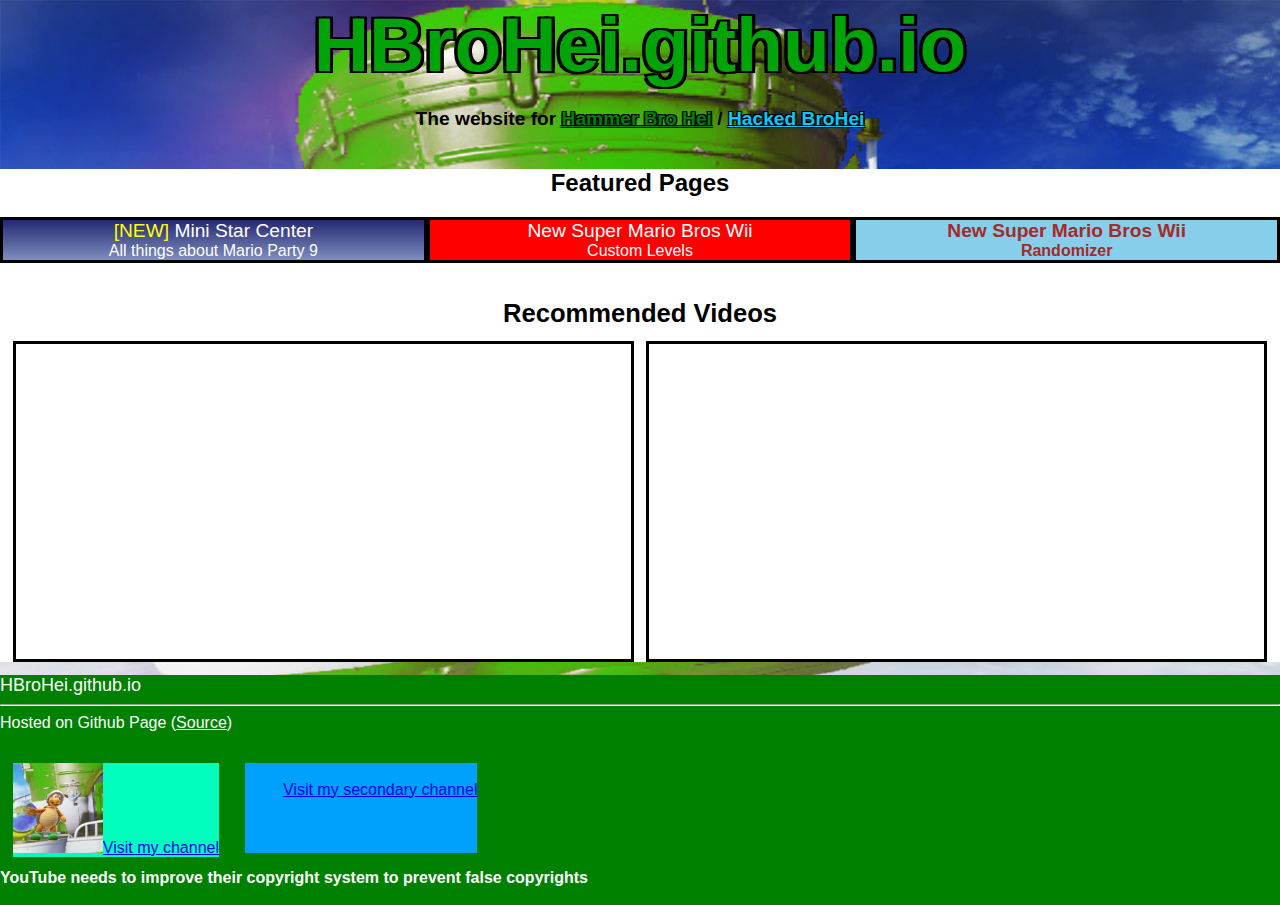
<file: index.html>
<html>
    <head>
        <meta charset="utf-8">
        <meta name="viewport" content="width=device-width, initial-scale=1.0">
        <meta name="google-site-verification" content="EUpk5PLeNfzzf4zpnkWOnUagJWtuH4xCDjip4MKfIaM" />
        <!--<meta http-equiv="refresh" content="0; url=MP9/index.html">-->
        <title>HammerBroHei</title>
    </head>
    <link rel="stylesheet" href="index.css">
    <body>
        <div style="text-align: center;">
            <br>
            <br>
            <h1 style="font-size:6vw; margin: 0px; padding:0px;" class="stroke_title">
                HBroHei.github.io
                <h3 style="font-size:1.5vw;">
                    The website for <a href="https://www.youtube.com/channel/UCAB-dMSrwRcsUKBoWkPCkEA" class="stroke_normal" style="color:green">Hammer Bro Hei</a> / 
                    <a href="https://www.youtube.com/channel/UCgqaFU1ff6axCEA5UkOt98A" class="stroke_normal" style="color:#00ccff">Hacked BroHei</a>
                </h3>
            </h1>
        </div>
        <br>
        <br>
        <div style="width: auto;">
            <div class="list_featured">
                <h2>Featured Pages</h2>
                <div class="list_featured_inner">
                    <div class="list_featured_td" style="background: linear-gradient(to bottom, #242873,#7e8ebd), url('https://hbrohei.github.io/MiniStarCenter/logo.png'); background-size: 50%;"><a style="color:white; display: block;" href="MiniStarCenter/index.html">
                        <span style="font-size: larger;"><span style="color:yellow">[NEW]</span> Mini Star Center</span><br>All things about Mario Party 9</a>
                    </div>
                    <div class="list_featured_td" style="background-color: red;"><a style="display: block; color:white" href="NSMBW/index.html" class="list_featured_a"><span style="font-size: larger;">New Super Mario Bros Wii</span><br>Custom Levels</a></div>
                    <div class="list_featured_td" style="background-color: skyblue;"><a style="display: block; color:brown; font-weight: bold;" href="NSMRWii/index.html" class="list_featured_a"><span style="font-size: larger;">New Super Mario Bros Wii</span><br>Randomizer</a></div>
                </div>
            </div>
        </div>
        <div style="text-align: center; background-color: white; font-size: medium;">
            <br>
            <br>
            <span style="font-size: 2vw; font-weight: bold;">Recommended Videos</h3>
            <div class="list_featured_inner" style="margin: 1vw;">
                <iframe class="list_featured_td" width="560" height="315" src="https://www.youtube-nocookie.com/embed/4X_NYXOhHwA" title="YouTube video player" frameborder="0" allow="accelerometer; autoplay; clipboard-write; encrypted-media; gyroscope; picture-in-picture" allowfullscreen></iframe>
                <div style="width:1vw"></div>
                <iframe class="list_featured_td" width="560" height="315" src="https://www.youtube-nocookie.com/embed/jo-Qr3vt4ZY" title="YouTube video player" frameborder="0" allow="accelerometer; autoplay; clipboard-write; encrypted-media; gyroscope; picture-in-picture" allowfullscreen></iframe>
            </div>
        </div>
        
            <!--<iframe src="bottom.html" style="border:none; height:40vh; width:100vw; min-width: fit-content; right:0; top:0; left:0; bottom: 0px;"></iframe>-->
        <div id="bottomNav" style="width: 100vw;">
            <script src="/Nav/bottom.js"></script>
        </div>
        
    </body>
</html>
</file>
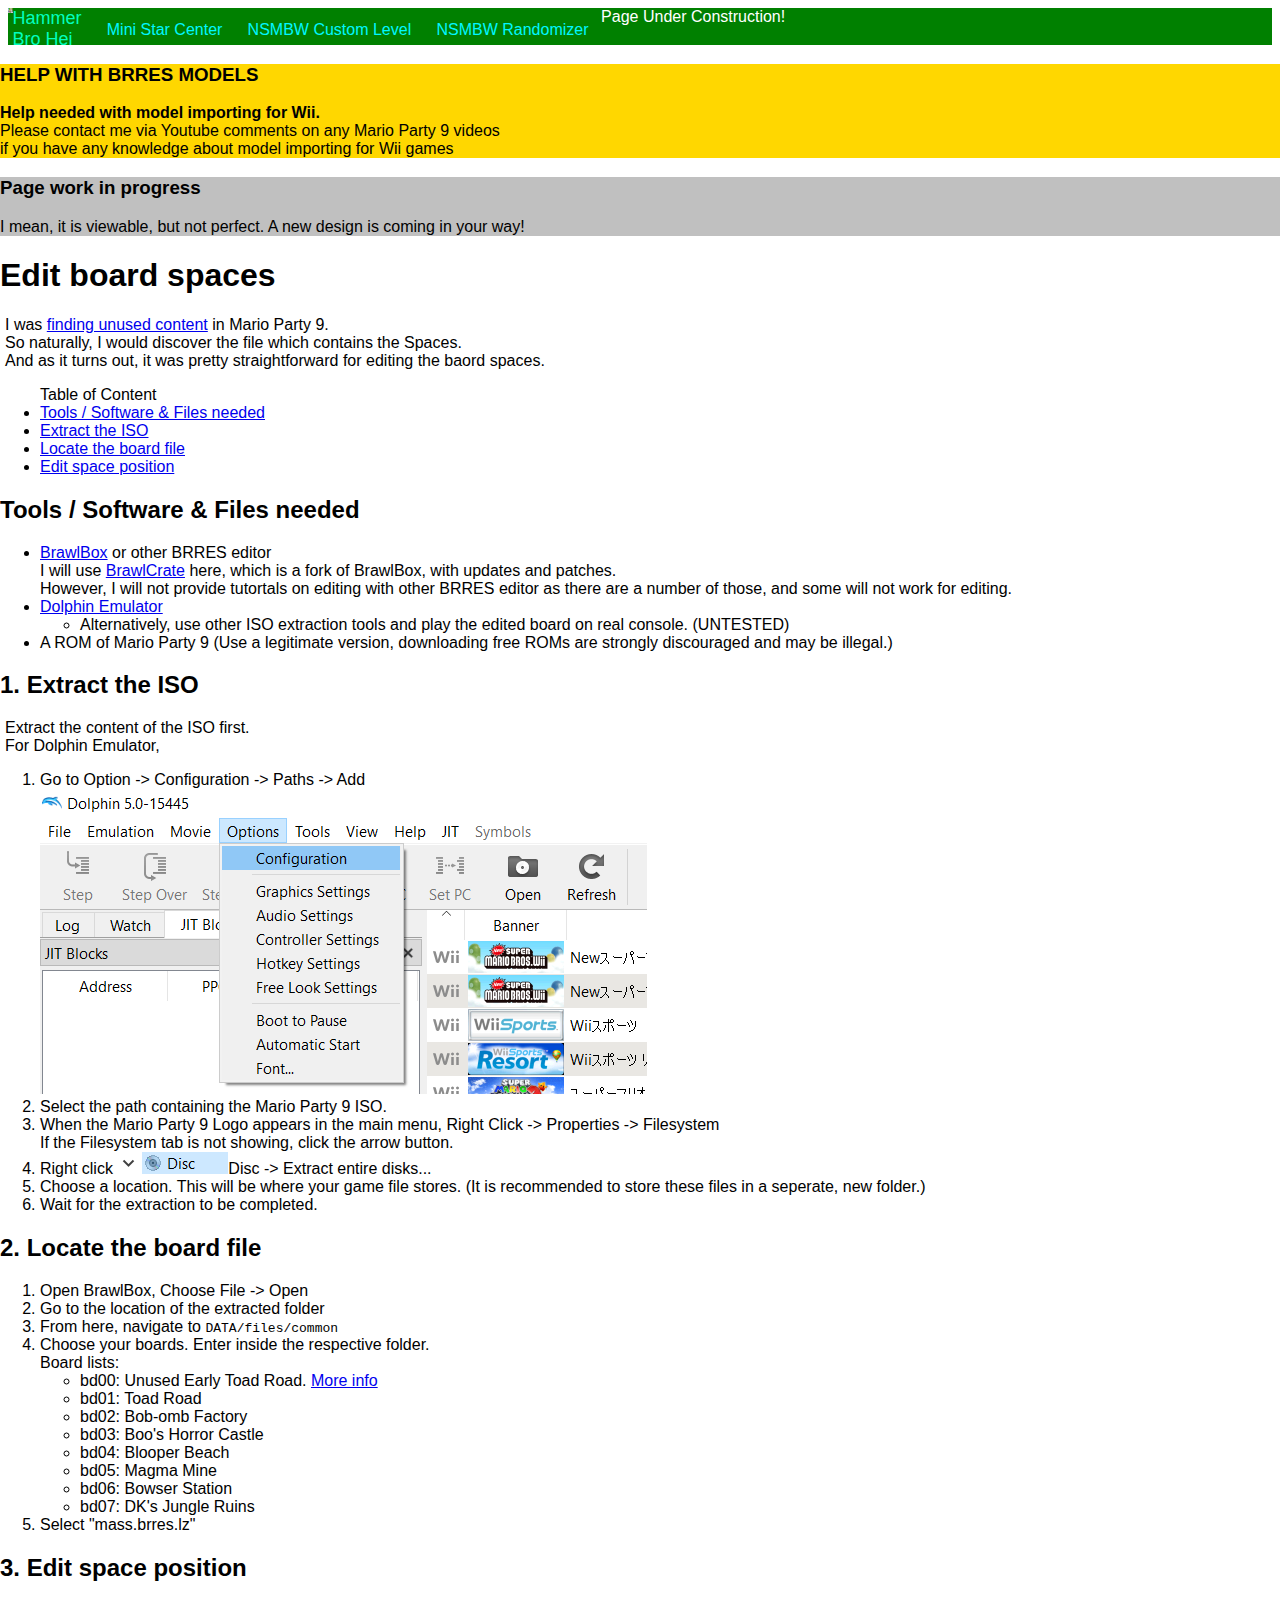
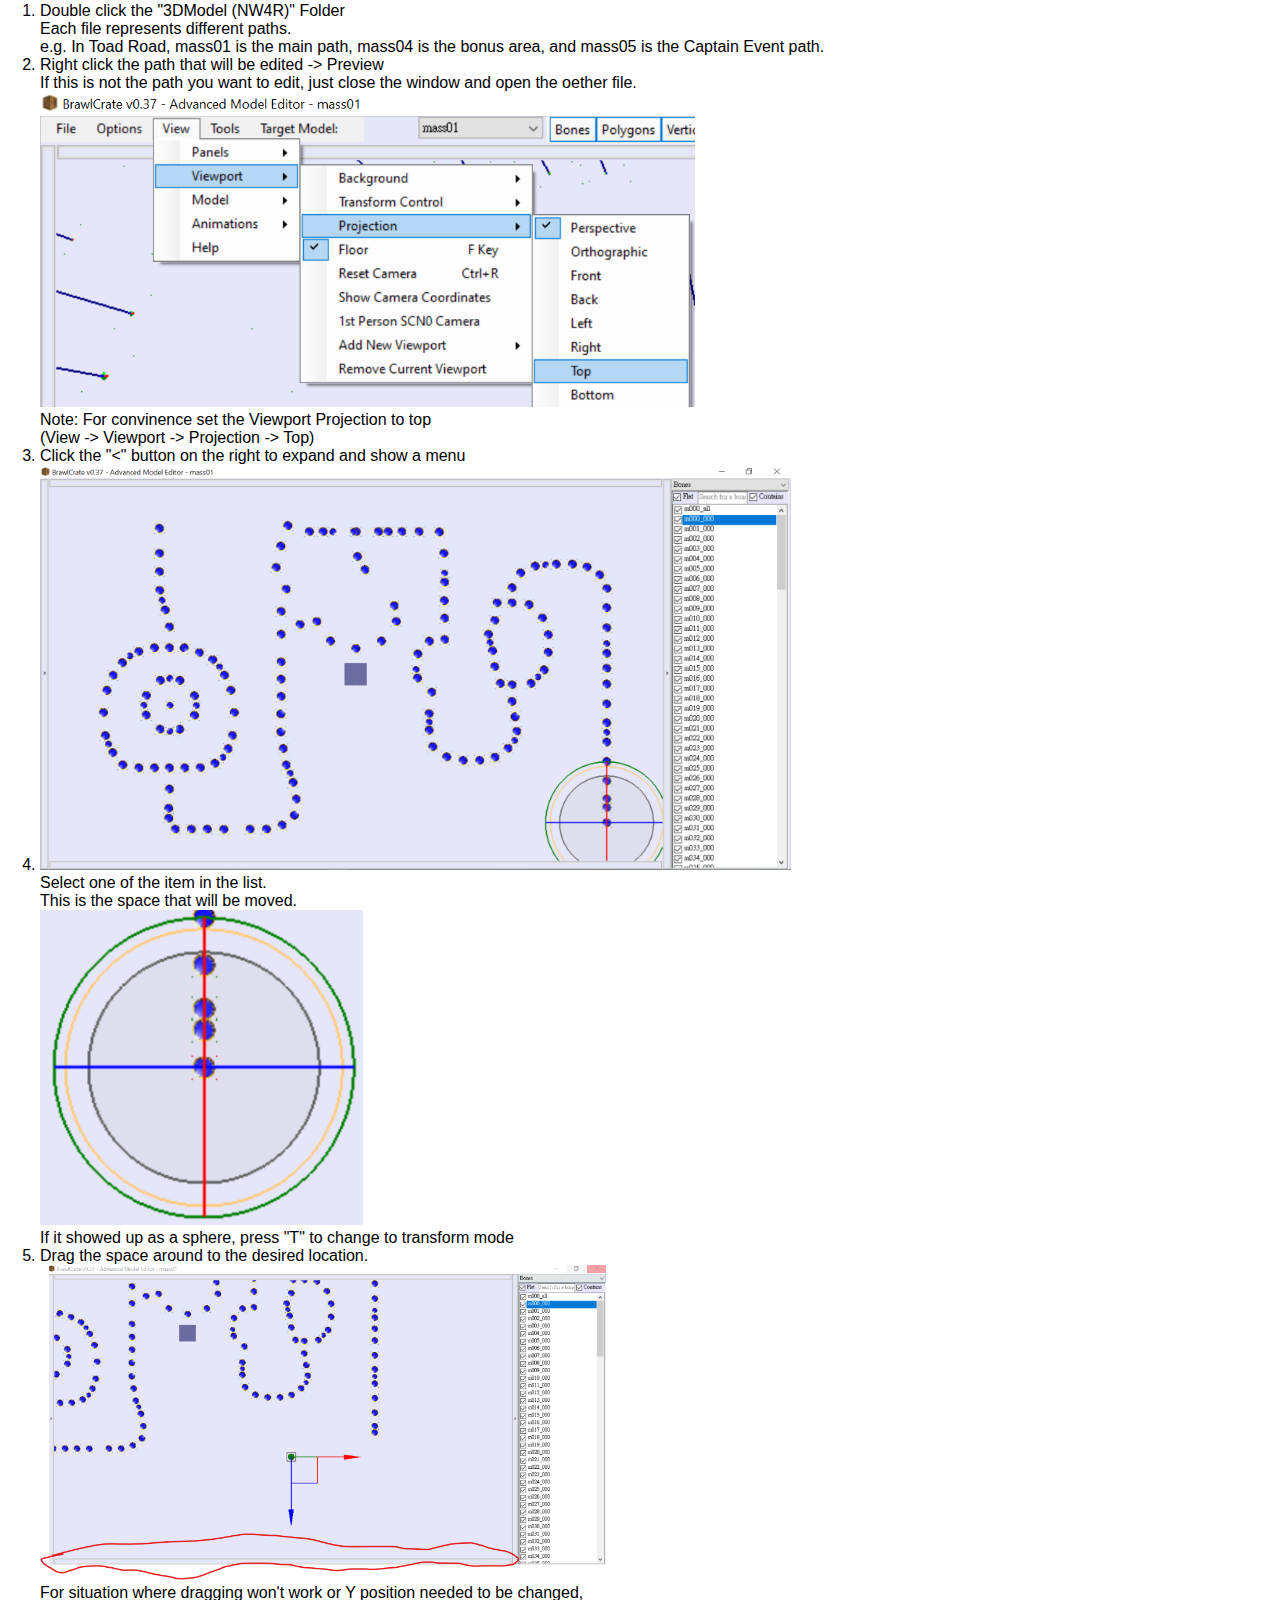
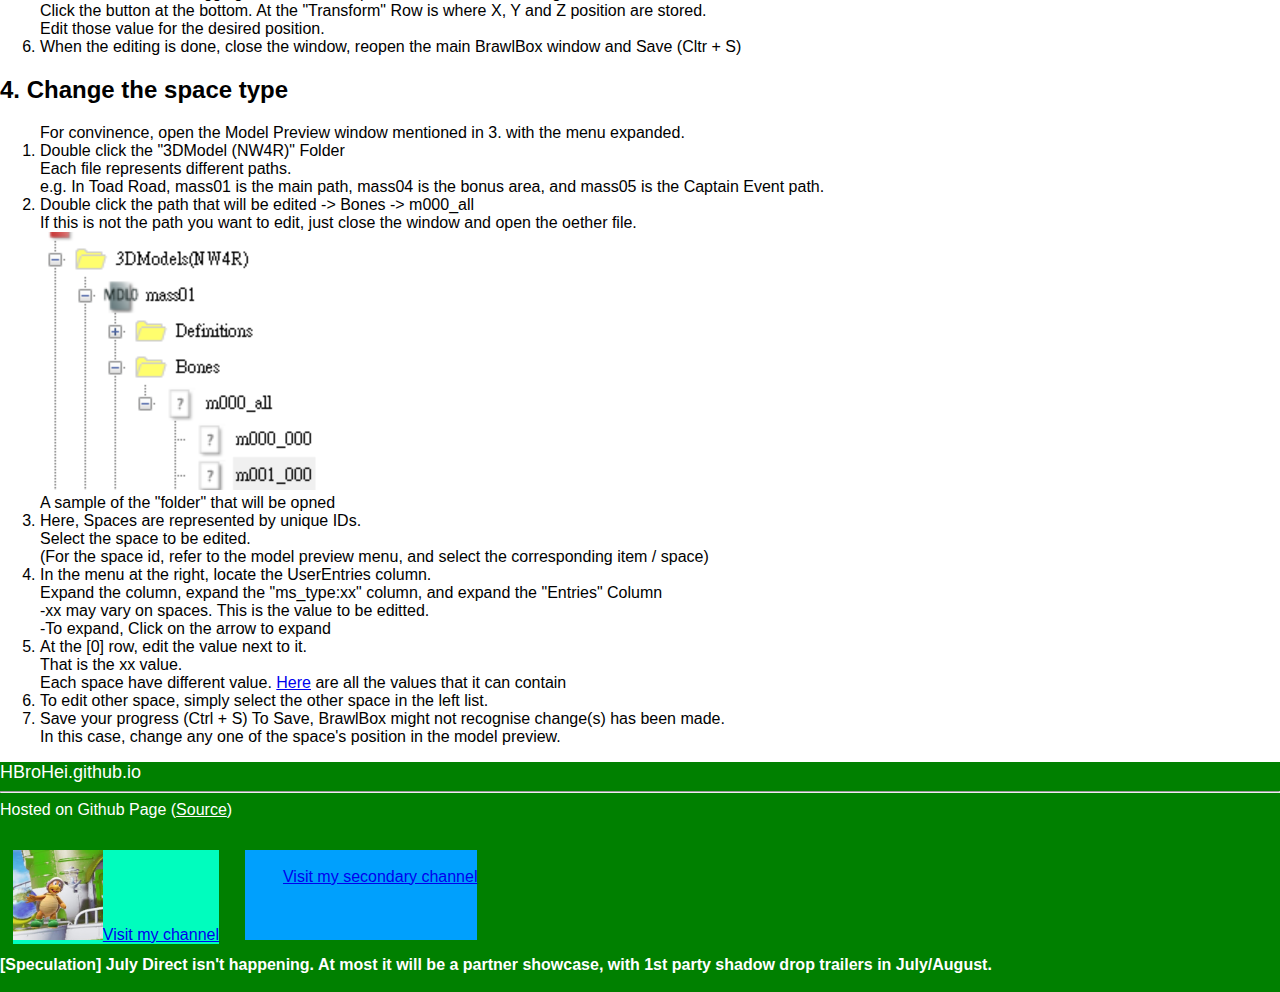
<file: MP9/index.html>
<!DOCTYPE html>
<html>
    <head>
        <meta charset="utf-8">
        <title>Edit Board Spaces - Mario Party 9 Board Editing - HBroHei</title>
        <meta name="viewport" content="width=device-width, initial-scale=1.0">
        <style>
            p{
                margin-left: 5px;
            }
        </style>
    </head>
    <body style="margin: 0px; padding: 0px; font-family: 'Franklin Gothic Medium', 'Arial Narrow', Arial, sans-serif;">
        <iframe src="/Nav/topbar.html" style="position: fixed; border:none; width:100vw; height: 5vh;"></iframe>
        <div style="height: 5vh;"></div>
        <div style="background-color: gold;"><h3>HELP WITH BRRES MODELS</h3><b>Help needed with model importing for Wii.</b><br>Please contact me via Youtube comments on any Mario Party 9 videos<br>if you have any knowledge about model importing for Wii games</div>
        <div style="background-color: silver;"><h3>Page work in progress</h3>I mean, it is viewable, but not perfect. A new design is coming in your way!</div>
        <h1>Edit board spaces</h1>
        <p>
            I was <a href="https://youtube.com/playlist?list=PLWkdF_5xd4OcwJXTcq9xiHCcXZFt5MFob">finding unused content</a> in Mario Party 9.<br>
            So naturally, I would discover the file which contains the Spaces. <br>
            And as it turns out, it was pretty straightforward for editing the baord spaces. <br>
        </p>
        <ul>
            Table of Content
            <li><a href="#0">Tools / Software & Files needed</a></li>
            <li><a href="#1">Extract the ISO</a></li>
            <li><a href="#2">Locate the board file</a></li>
            <li><a href="#3">Edit space position</a></li>
        </ul>
        <h2 id="0">Tools / Software & Files needed</h2>
        <p>
            <ul>
                <li><a href="https://github.com/libertyernie/brawltools">BrawlBox</a> or other BRRES editor<br>
                    I will use <a href="https://github.com/soopercool101/BrawlCrate">BrawlCrate</a> here, which is a fork of BrawlBox, with updates and patches.<br>
                    However, I will not provide tutortals on editing with other BRRES editor as there are a number of those, and some will not work for editing.
                </li>
                <li><a href="https://dolphin-emu.org">Dolphin Emulator</a>
                    <ul>
                        <li>Alternatively, use other ISO extraction tools and play the edited board on real console. (UNTESTED)</li>
                    </ul>
                </li>
                <li>A ROM of Mario Party 9 (Use a legitimate version, downloading free ROMs are strongly discouraged and may be illegal.)</li>
            </ul>
        </p>
        <h2 id="1">1. Extract the ISO</h2>
        <p>
            Extract the content of the ISO first.<br>
            For Dolphin Emulator,
            <ol>
                <li>Go to Option -> Configuration -> Paths -> Add </li>
                <img src="dol1.png">
                <li>Select the path containing the Mario Party 9 ISO.</li>
                <li>When the Mario Party 9 Logo appears in the main menu, Right Click -> Properties -> Filesystem
                    <br>If the Filesystem tab is not showing, click the arrow button.
                </li>
                <li>Right click <img src="dol2.png" >Disc -> Extract entire disks...</li>
                <li>Choose a location. This will be where your game file stores. (It is recommended to store these files in a seperate, new folder.)</li>
                <li>Wait for the extraction to be completed.</li>
            </ol>
        </p>
        <h2 id="2">2. Locate the board file</h2>
        <p>
            <ol>
                <li>Open BrawlBox, Choose File -> Open</li>
                <li>Go to the location of the extracted folder</li>
                <li>From here, navigate to <code>DATA/files/common</code></li>
                <li>
                    Choose your boards. Enter inside the respective folder.<br>Board lists:
                    <ul>
                        <li>bd00: Unused Early Toad Road. <a href="https://tcrf.net/Mario_Party_9#Early_Toad_Road_Stage">More info</a></li>
                        <li>bd01: Toad Road</li>
                        <li>bd02: Bob-omb Factory</li>
                        <li>bd03: Boo's Horror Castle</li>
                        <li>bd04: Blooper Beach</li>
                        <li>bd05: Magma Mine</li>
                        <li>bd06: Bowser Station</li>
                        <li>bd07: DK's Jungle Ruins</li>
                    </ul>
                </li>
                <li>Select "mass.brres.lz"</li>
            </ol>
        </p>
        <h2 id="3">3. Edit space position</h2>
        <p>
            <ol>
                <li>Double click the "3DModel (NW4R)" Folder</li>
                    Each file represents different paths.<br>
                    e.g. In Toad Road, mass01 is the main path, mass04 is the bonus area, and mass05 is the Captain Event path.
                <li>
                    Right click the path that will be edited -> Preview <br>
                    If this is not the path you want to edit, just close the window and open the oether file.
                </li>
                <img src="brawlbox2.png" style="height: 35vh"><br>
                Note: For convinence set the Viewport Projection to top<br>
                (View -> Viewport -> Projection -> Top)
                <li>
                    Click the "<" button on the right to expand and show a menu
                </li>    
                <li>
                    <img src="brawlbox3.png" style="height: 45vh;"><br>
                    Select one of the item in the list. <br>
                    This is the space that will be moved.<br>
                </li>
                <img src="brawlbox3a.png" style="height:35vh"><br>
                If it showed up as a sphere, press "T" to change to transform mode
                <li>
                    Drag the space around to the desired location.
                </li>
                <img src="brawlbox3b.png" style="height: 35vh;"><br>
                For situation where dragging won't work or Y position needed to be changed,<br>
                Click the button at the bottom. At the "Transform" Row is where X, Y and Z position are stored.<br>
                Edit those value for the desired position.
                <li>When the editing is done, close the window, reopen the main BrawlBox window and Save (Cltr + S)</li>
            </ol>
        </p>
        <h2 id="4">4. Change the space type</h2>
        <p>
            <ol>
                For convinence, open the Model Preview window mentioned in 3. with the menu expanded.
                <li>Double click the "3DModel (NW4R)" Folder</li>
                    Each file represents different paths.<br>
                    e.g. In Toad Road, mass01 is the main path, mass04 is the bonus area, and mass05 is the Captain Event path.
                <li>
                    Double click the path that will be edited -> Bones -> m000_all <br>
                    If this is not the path you want to edit, just close the window and open the oether file.
                </li>
                <img src="brawlbox4.png"><br>
                A sample of the "folder" that will be opned
                <li>
                    Here, Spaces are represented by unique IDs.<br>
                    Select the space to be edited.<br>
                    (For the space id, refer to the model preview menu, and select the corresponding item / space)
                </li>
                <li>
                    In the menu at the right, locate the UserEntries column.<br>
                    Expand the column, expand the "ms_type:xx" column, and expand the "Entries" Column<br>
                    -xx may vary on spaces. This is the value to be editted.<br>
                    -To expand, Click on the arrow to expand<br>

                </li>
                <li>
                    At the [0] row, edit the value next to it.<br>
                    That is the xx value.<br>
                    Each space have different value. <a href="/MiniStarCenter/space/">Here</a> are all the values that it can contain<br>
                </li>
                <li>
                    To edit other space, simply select the other space in the left list.
                </li>
                <li>
                    Save your progress (Ctrl + S)
                    To Save, BrawlBox might not recognise change(s) has been made.<br>
                    In this case, change any one of the space's position in the model preview.
                </li>
            </ol>
        </p>
        <!--<iframe src="../bottom.html" style="width: 100vw; border:none; height:40vh"></iframe>-->
        <div id="bottomNav"></div>
    </body>
    <script src="/Nav/bottom.js"></script>
</html>
<!---->
</file>
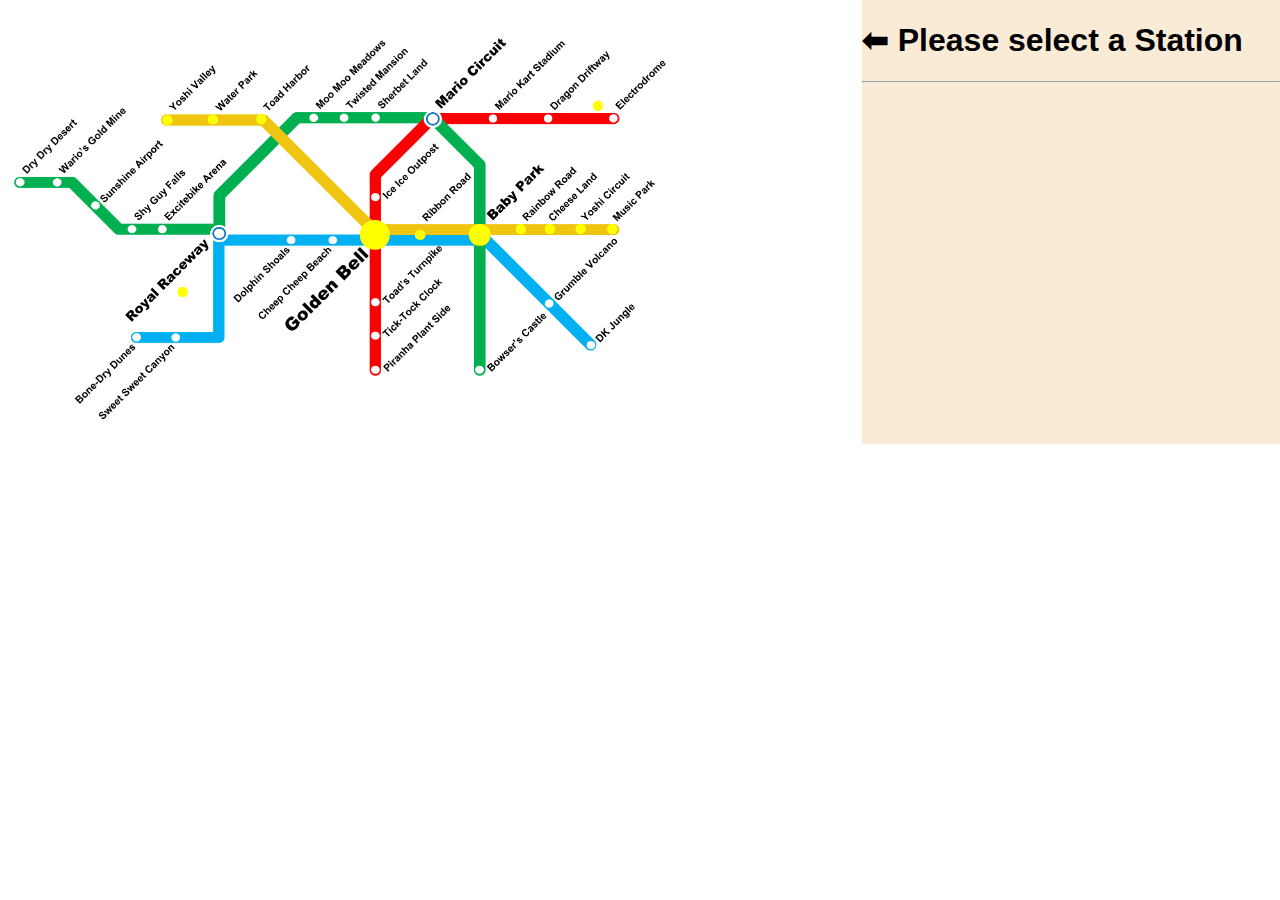
<file: MK/ticketSystem/index.html>
<!DOCTYPE html>
<html>
    <head>
        <meta charset="utf-8">
        <title>Ticket System</title>
        <link rel="stylesheet" href="index.css">
    </head>
    <body style="padding: 0px; margin:0px;">
        <div id="main" style="display:flex; width:100vw;">
            <canvas id="map">

            </canvas>
            <div id="staInfo">
                <h1 id="staName">⬅ Please select a Station<div id="staIds"></div></h1>
                <hr id="hline">
                
            </div>
        </div>
        
    </body>
    <script src="main.js"></script>
    <script src="stations.js"></script>
    <script src="drawStations.js"></script>
</html>
</file>
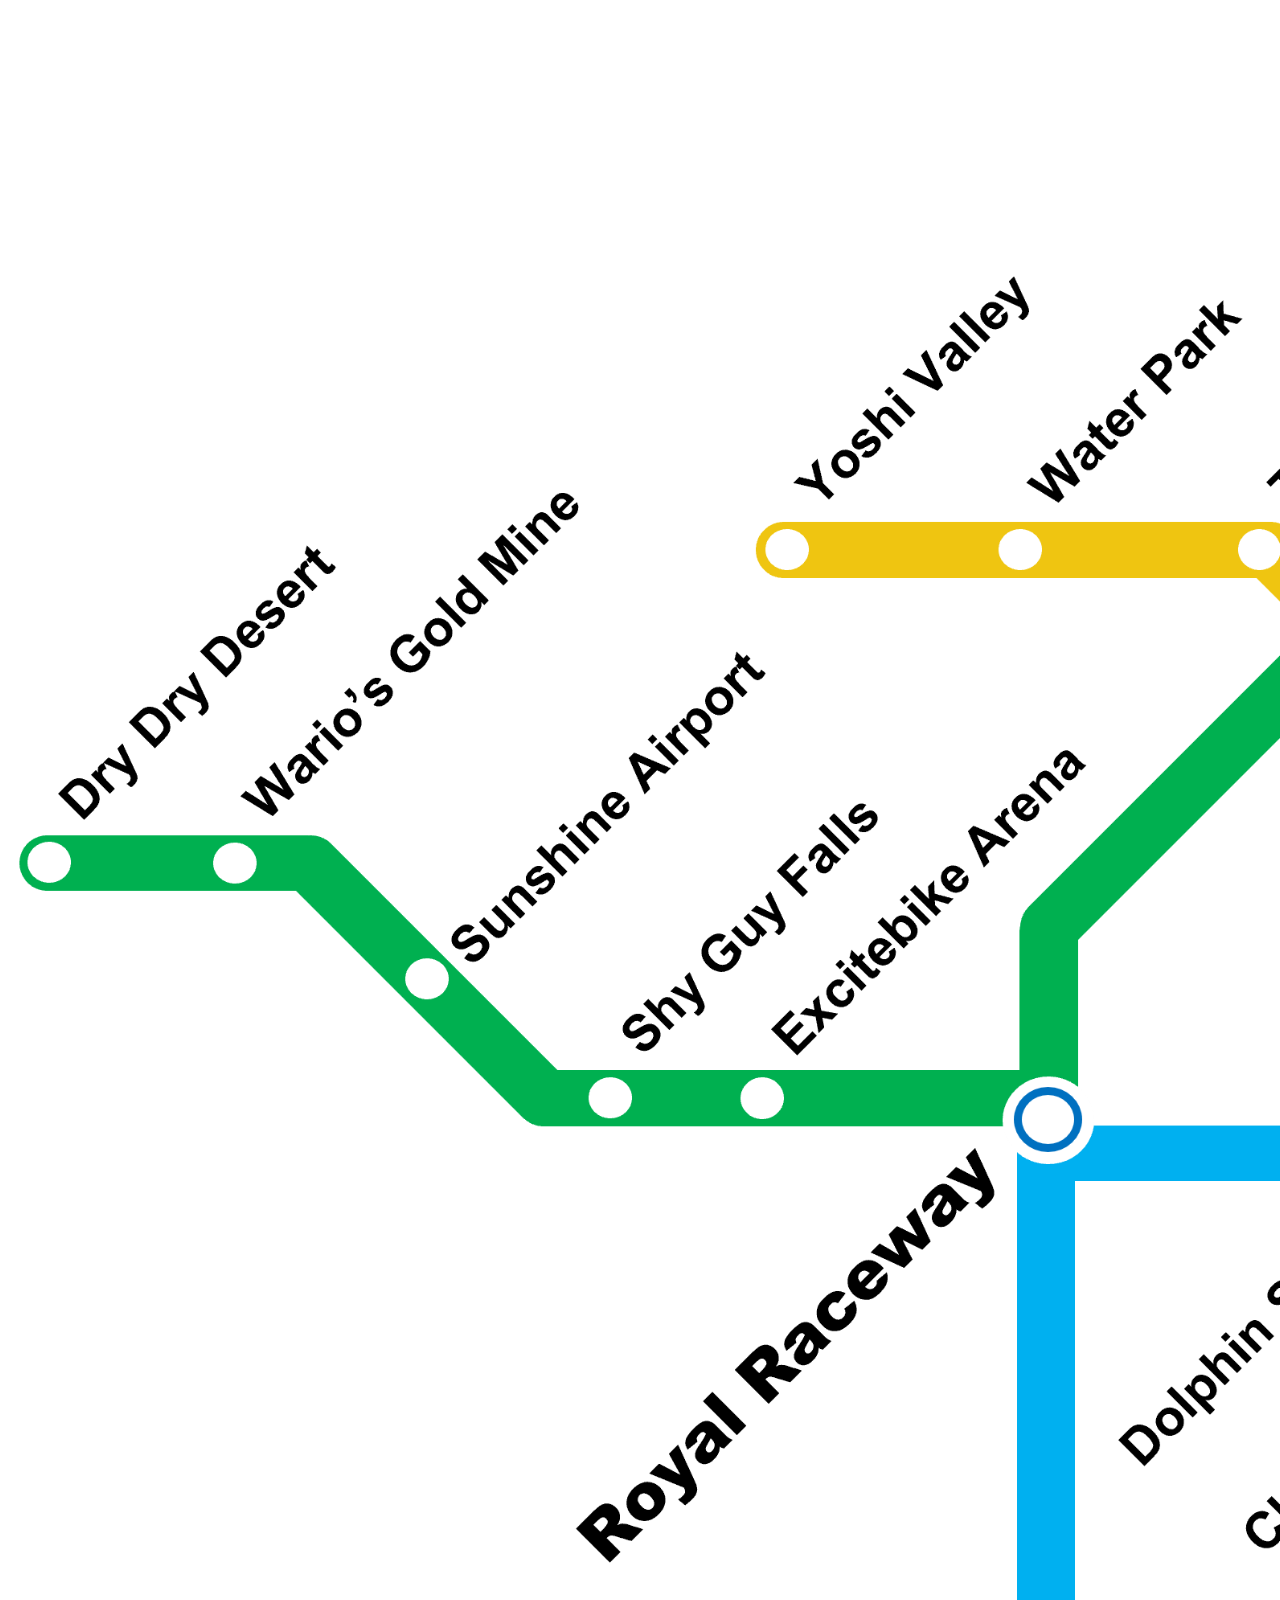
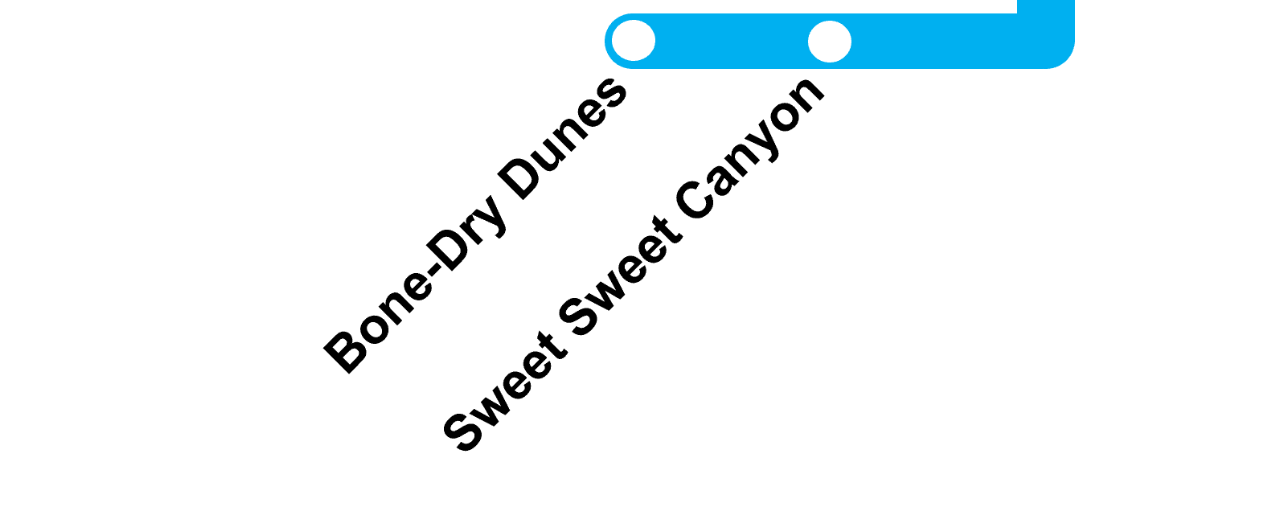
<file: MK/ticketSystem_/index.html>
<!DOCTYPE html>
<html>
    <head>
        <meta charset="utf-8">
        <title>Ticket System</title>
        <link rel="stylesheet" href="index.css">
    </head>
    <body style="padding: 0px; margin:0px;">
        <div id="main" style="display:flex; width:100vw;">
            <canvas id="map">

            </canvas>
            <div id="staInfo">
                <h1 id="staName">⬅ Please select a Station</h1>
                <hr>
                
            </div>
        </div>
        
    </body>
    <script src="main.js"></script>
    <script src="drawStations.js"></script>
</html>
</file>
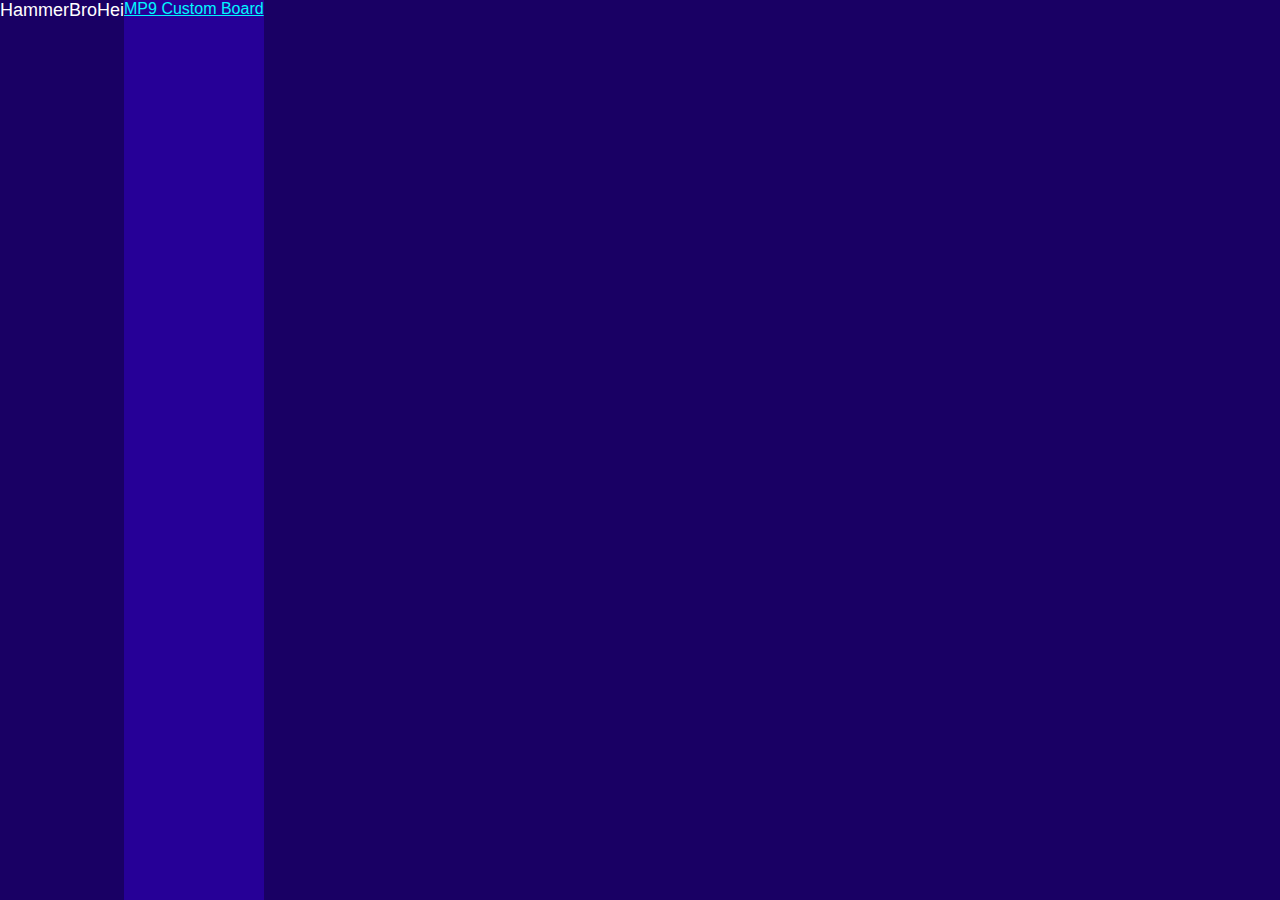
<file: topbar.html>
<style>
    .topbtn{
        border:none;
        height:100vh;
        background-color: #260097;
        color:#00f7ff;
    }
    body{
        margin: 0px;
        padding: 0px;
        font-family: 'Franklin Gothic Medium', 'Arial Narrow', Arial, sans-serif;
        background-color: #190064; color:white;
        height:5vh; 
        overflow: hidden; 
        display:inline-flex;
    }
</style>
<body>
    <a name="top"></a>
    <span style="font-size: large;">HammerBroHei</span>
    <div class="topbtn"><a target="_parent" href="http://HBroHei.github.io/MP9/index.html" class="topbtn" onclick="//window.parent.location.href = 'http:\/\/HBroHei.github.io/MP9/index.html'">MP9 Custom Board</button></div>
</body>
</file>
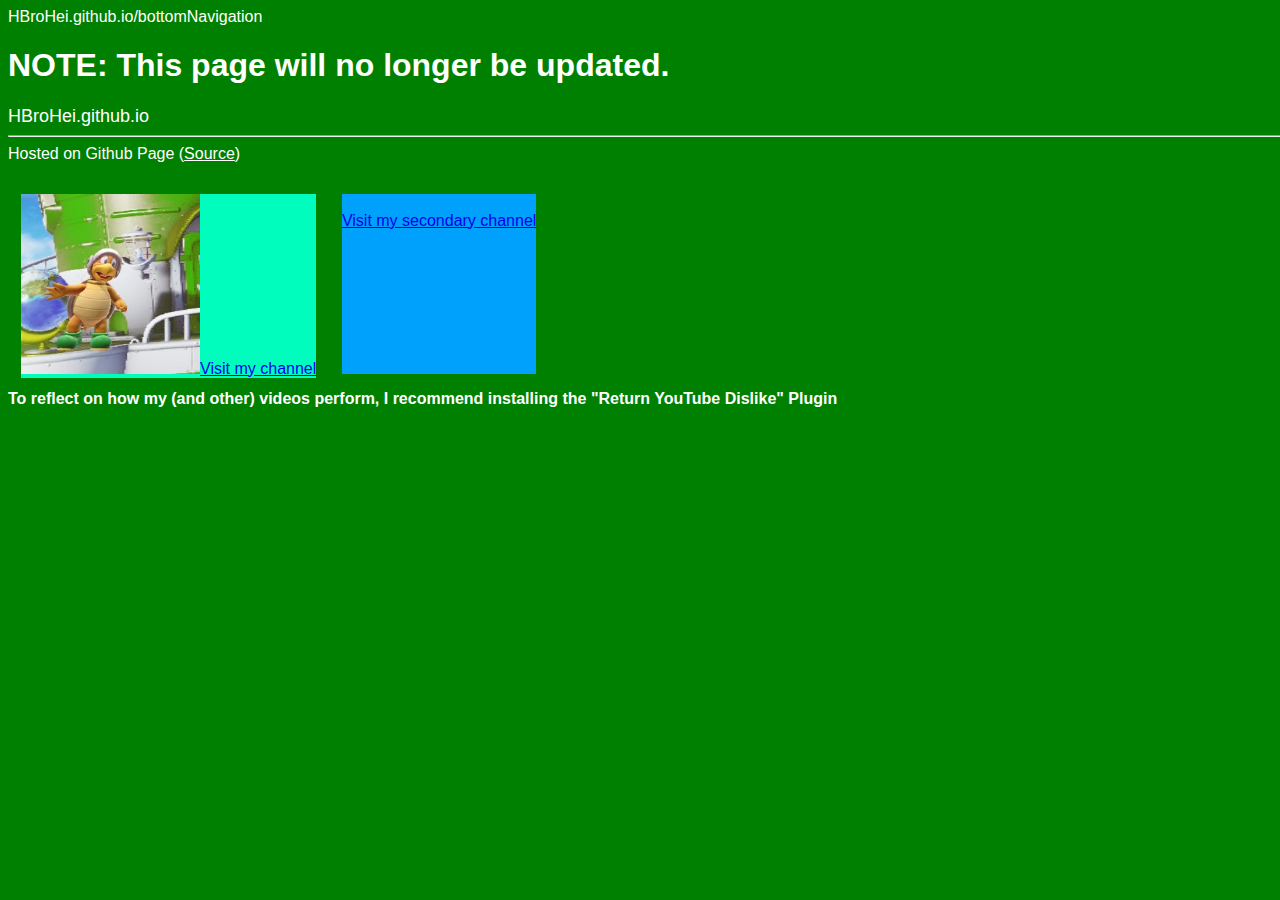
<file: Nav/bottom.html>
<html>
    <head>
        <titile>HBroHei.github.io/bottomNavigation</titile>
    </head>
    <body style="background-color: green; color:white; font-family: Arial, Helvetica, sans-serif; width: 100vw; min-width: fit-content;">
        <h1>NOTE: This page will no longer be updated.</h1>
        <span style="font-family: 'Segoe UI', Tahoma, Geneva, Verdana, sans-serif; font-size: large;">HBroHei.github.io</span>
        <hr>
        <!--<a href="top" style="color:#00f7ff">Back to Top</a>-->
        Hosted on Github Page (<a href="https://www.github.com/HBroHei/HBroHei.github.io" style="color:white">Source</a>)
        <br>
        <br>
        <div style="display: inline-flex; text-align:center;">
            <div style=" background-color: rgb(0, 253, 190); width:max-content; margin: 1vw; display:block; text-align:center;">
                <a href="https://www.youtube.com/channel/UCAB-dMSrwRcsUKBoWkPCkEA" style=" text-align: center;"><img src="main_yt_logo.jpg" style="height:20vh; color:aliceblue">Visit my channel</a>
            </div>
            <div style="background-color: rgb(0, 160, 253); width:max-content;  margin: 1vw; text-align: center; height:20vh">
                <br>
                <a href="https://www.youtube.com/channel/UCgqaFU1ff6axCEA5UkOt98A" style=" text-align:center;"><!--<img src="main_yt_logo.jpg" style="width:3vw;">-->Visit my secondary channel</a>
            </div>
            
        </div>
        <br>
        <span style="font-family: Arial, Helvetica, sans-serif; font-weight: bolder;">
            To reflect on how my (and other) videos perform, I recommend installing the "Return YouTube Dislike" Plugin
        </span>
    </body>
</html>
</file>
<file: index.css>
.stroke_title{
    text-shadow: 0.25vw 0.25vh 0 #000000,
                -0.25vw -0.25vh 0 #000000,
                -0.25vw 0.25vh 0 #000000,
                0.25vw -0.25vh 0 #000000;
    color:#00a308
}
.stroke_normal{
    text-shadow: 0.1vw 0.1vh 0 #000000,
                -0.1vw -0.1vh 0 #000000,
                -0.1vw 0.1vh 0 #000000,
                0.1vw -0.1vh 0 #000000;
}
html{
    min-width: fit-content;
    width:auto
}
body{
    padding: 0;
    margin:0;
    background-image: url(banner_final-art.jpg);
    background-size: cover;
    font-family: Arial, Helvetica, sans-serif;
    font-size: 0%;
    }
.list_featured{
    background-color: white;
    text-align: center;
    font-size:medium;
}
.list_featured_td{
    border: 3px solid black;
    flex: 1;
}
.list_featured a{
    text-decoration: none;
}
.list_featured_inner{
    display:inline-block;
}
@media only screen and (min-width: 500px) {
    .list_featured_inner{display: flex}
}
</file>
<file: MK/ticketSystem/index.css>
#map{
    width:100%;
    height:100%;
    background-image: url(../systemMap/MK8_SBS_Map_L.png);
    background-size: contain;/**/
    background-repeat: no-repeat;
    margin:1%;
}

#staInfo{
    width:50%;
    background-color: antiquewhite;
}

body{
    min-height: fit-content;
    min-width: fit-content;
    font-family: Arial, Helvetica, sans-serif;
}
</file>
<file: MK/ticketSystem_/index.css>
#map{
    width:100%;
    height:100%;
    background-image: url(../systemMap/MK8_SBS_Map_L.png);
    background-size: contain;/**/
    background-repeat: no-repeat;
    margin:1%;
}

#staInfo{
    width:50%;
    background-color: antiquewhite;
}

body{
    min-height: fit-content;
    min-width: fit-content;
    font-family: Arial, Helvetica, sans-serif;
}
</file>
